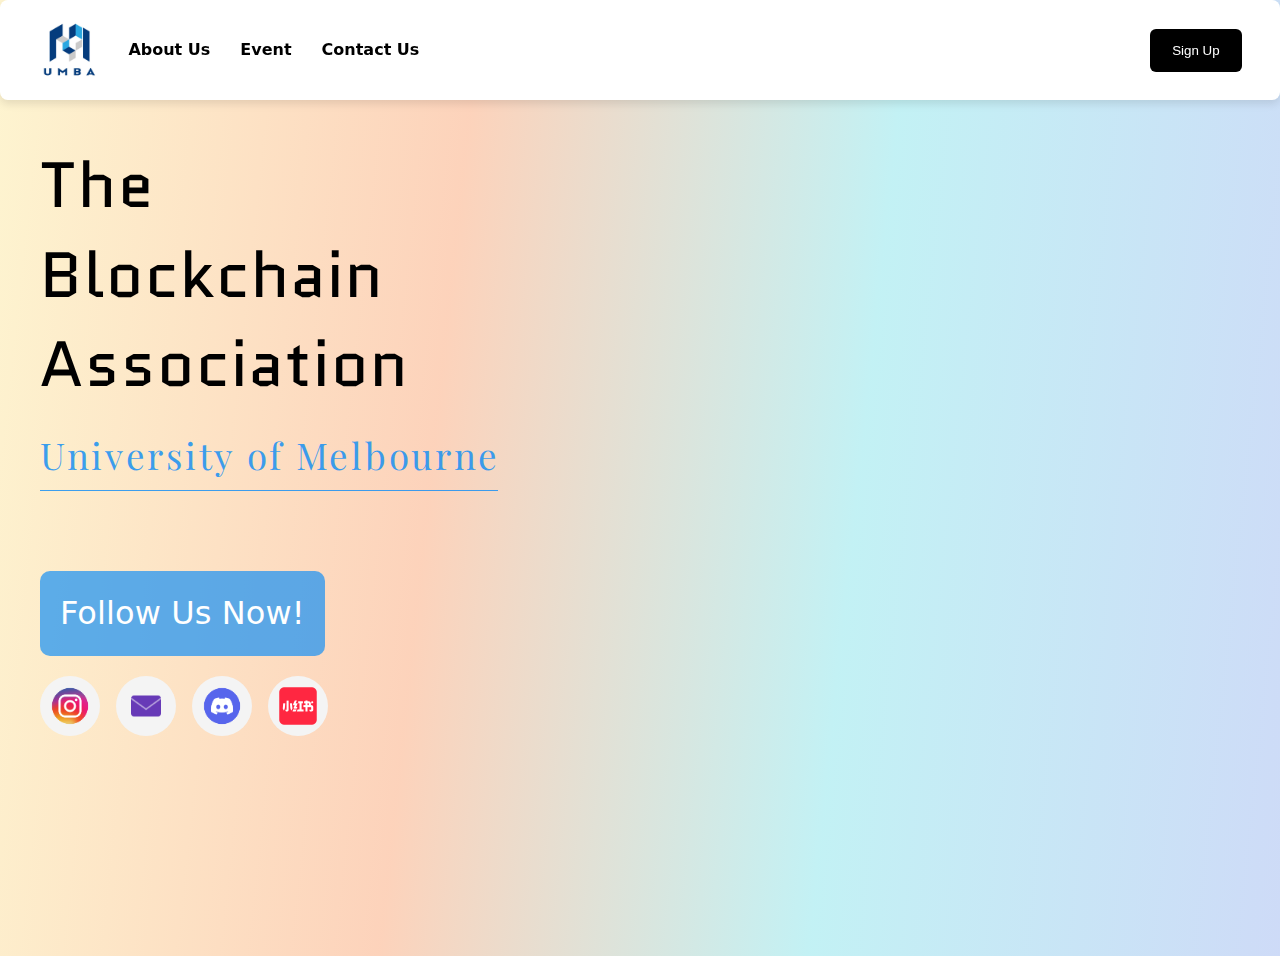
<file: index.html>
<!DOCTYPE html>
<html lang="en">
<head>
  <meta charset="UTF-8">
  <meta name="viewport" content="width=device-width, initial-scale=1.0">
  <title>Website trail</title>
  <link rel="stylesheet" href="./src/css/initial.css">
  <link rel="stylesheet" href="./src/css/main.css">
  <link rel="stylesheet" href="./src/css/nav-part.css">
  <link rel="stylesheet" href="./src/css/content-part1.css">
  <link href="https://fonts.googleapis.com/css2?family=Poppins:wght@300;500;700&display=swap" rel="stylesheet">
  <link href="https://fonts.googleapis.com/css2?family=Inter:wght@300;500;700&display=swap" rel="stylesheet">
  <link href="https://fonts.googleapis.com/css2?family=Montserrat:wght@300;500;700&display=swap" rel="stylesheet">
  <link href="https://fonts.googleapis.com/css2?family=Orbitron:wght@400;700&display=swap" rel="stylesheet">
  <link href="https://fonts.googleapis.com/css2?family=Exo:wght@300;500;700&display=swap" rel="stylesheet">
  <link href="https://fonts.googleapis.com/css2?family=Playfair+Display:wght@400;700&display=swap" rel="stylesheet">
  <link href="https://fonts.googleapis.com/css2?family=Cormorant+Garamond:wght@300;700&display=swap" rel="stylesheet">
  <link href="https://fonts.googleapis.com/css2?family=Source+Sans+Pro:wght@300;500;700&display=swap" rel="stylesheet">
  <link href="https://fonts.googleapis.com/css2?family=Rajdhani:wght@300;500;700&display=swap" rel="stylesheet">
  <link href="https://fonts.googleapis.com/css2?family=Audiowide&display=swap" rel="stylesheet">
  <link href="https://fonts.googleapis.com/css2?family=Quantico:wght@400;700&display=swap" rel="stylesheet">
</head>
<body>
  <div class="container">
    <!-- Navigation -->
    <div class="nav-part part">
      <div class="nav-part-left">
        <a href="/" class="logo-link">
          <img src="./src/images/logo.png" alt="logo">
        </a>
        <div class="nav-links">
          <span>
            <a href="./aboutus/">About Us</a>
          </span>
          <span>
            <a href="./event/">Event</a>
          </span>
          <span>
            <a href="./contactus/">Contact Us</a>
          </span>
        </div>
      </div>
      <div class="nav-part-right">
        <a href="https://umsu.unimelb.edu.au/buddy-up/clubs/clubs-listing/join/9627/" target="_blank">
          <button class="signup-btn">Sign Up</button>
        </a>
      </div>
    </div>

  <!-- Main Content Section -->
    <div id="main-content" class="content-part1 part">
      <div class="content-part1-left">
        <div class="content-part1-left-title">
          <span>The
            Blockchain
            Association
          </span>
          <span>
          University of Melbourne
          </span>
        </div>
        <div class="content-part1-left-other">
         <div>
           Follow Us Now!                                         
         </div>
         <div class="social-links">
            <a href="https://www.instagram.com/uomblockchain?igsh=MTZ1cTIyNTUzN3d4OQ==" target="_blank">
              <img src="./src/images/ins-icon.png" alt="Instagram">
            </a>
            <a href="mailto:blockchainunimelb@gmail.com">
                <img src="./src/images/Email_icon.png" alt="Email">
            </a>
            <a href="https://discord.gg/hpKYCeg3fU" target="_blank">
                <img src="./src/images/dc_icon.png" alt="Discord">
            </a>
            <a href="https://www.xiaohongshu.com/user/profile/6415debc000000001201133a?xsec_token=YBIO13AeSG5YPoAJ-HBfm1SBz6aASVSNQrZYbBBondLRE=&xsec_source=app_share&xhsshare=CopyLink&appuid=62a82ed2000000001b0257dc&apptime=1736600008&share_id=3dd88e363e114b9eb0519b6fa1095ed9" target="_blank">
              <img src="./src/images/xiaohongshu_icon.png" alt="xiaohongshu">
          </a>
        </div>
      </div>
      <div class="content-part1-right">
      </div>
      <div class="content-part1-bg">
        <div></div>
      </div>
    </div>
    <div class="content-part2 part"></div>
    </div>
</body>
</html>

<script>
  document.addEventListener("DOMContentLoaded", function() {
    document.body.classList.add("loaded");
  });
</script>
</file>
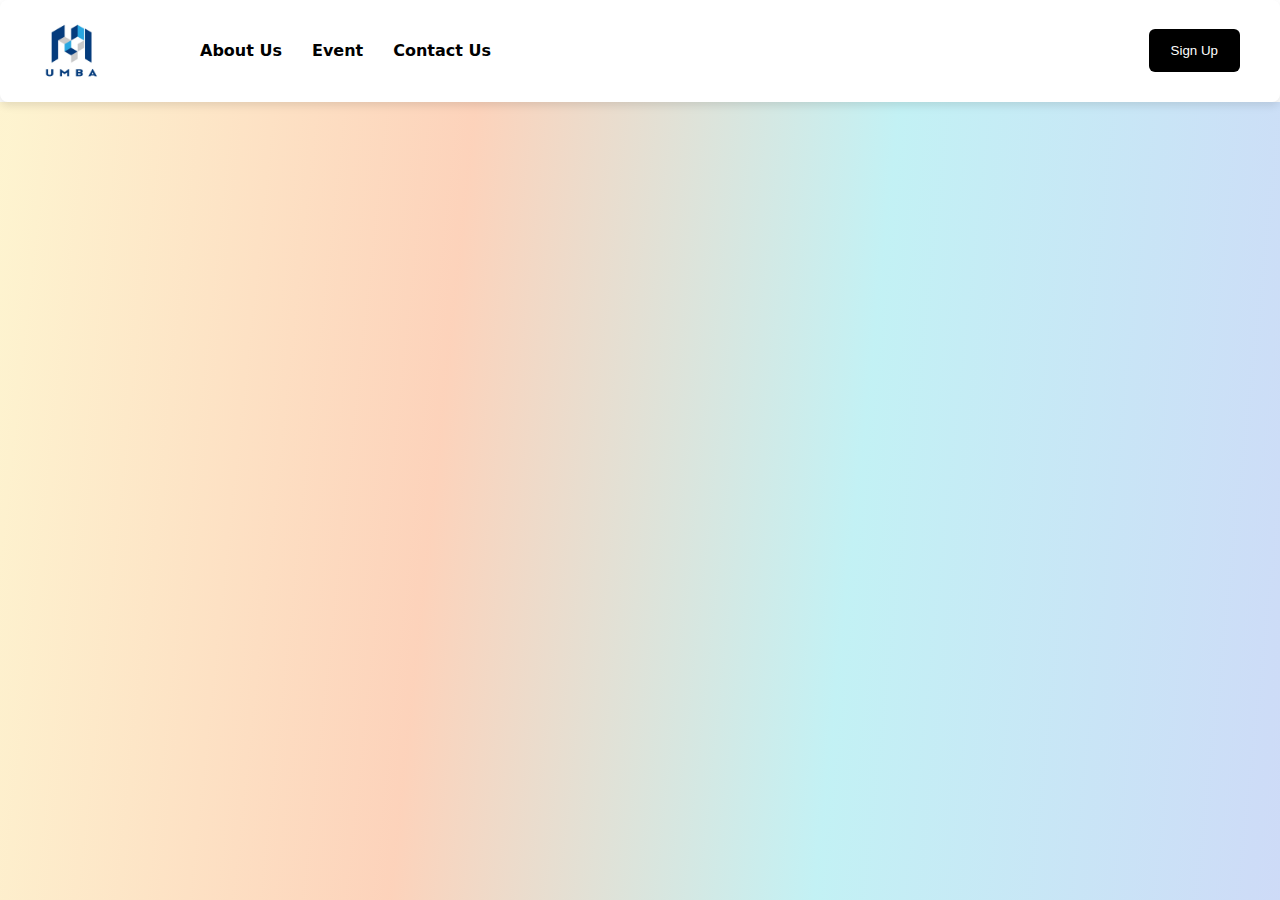
<file: contactus/index.html>
<!DOCTYPE html>
<html lang="en">
<head>
  <meta charset="UTF-8">
  <meta name="viewport" content="width=device-width, initial-scale=1.0">
  <title>Website trail</title>
  <link rel="stylesheet" href="./css/initial.css">
  <link rel="stylesheet" href="./css/main.css">
  <link rel="stylesheet" href="./css/nav-part.css">
  <link rel="stylesheet" href="./css/content-part1.css">
</head>
<body>
  <div class="container">
    <!-- Navigation -->
    <div class="nav-part part">
      <div class="nav-part-left">
        <a href="/" class="logo-link">
          <img src="./images/logo.png" alt="logo">
        </a>
        <div class="nav-links">
          <span>
            <a href="/aboutus/">About Us</a>
          </span>
          <span>
            <a href="/event/">Event</a>
          </span>
          <span>
            <a href="/contactus/">Contact Us</a>
          </span>
        </div>
      </div>
      <div class="nav-part-right">
        <button class="signup-btn">Sign Up</button>
      </div>
    </div>

  <!-- Main Content Section -->
    <div id="main-content" class="content-part1 part">
      <div class="content-part1-left">
        <div class="content-part1-left-title">
          <span>


            
          </span>
          <span>

          </span>
        </div>
        <div class="content-part1-left-other">
         <div>

          
         </div>
         <div class="social-links">




        </div>
      </div>
      <div class="content-part1-right">
      </div>
      <div class="content-part1-bg">
        <div></div>
      </div>
    </div>
    <div class="content-part2 part"></div>
    </div>

</body>
</html>
</file>
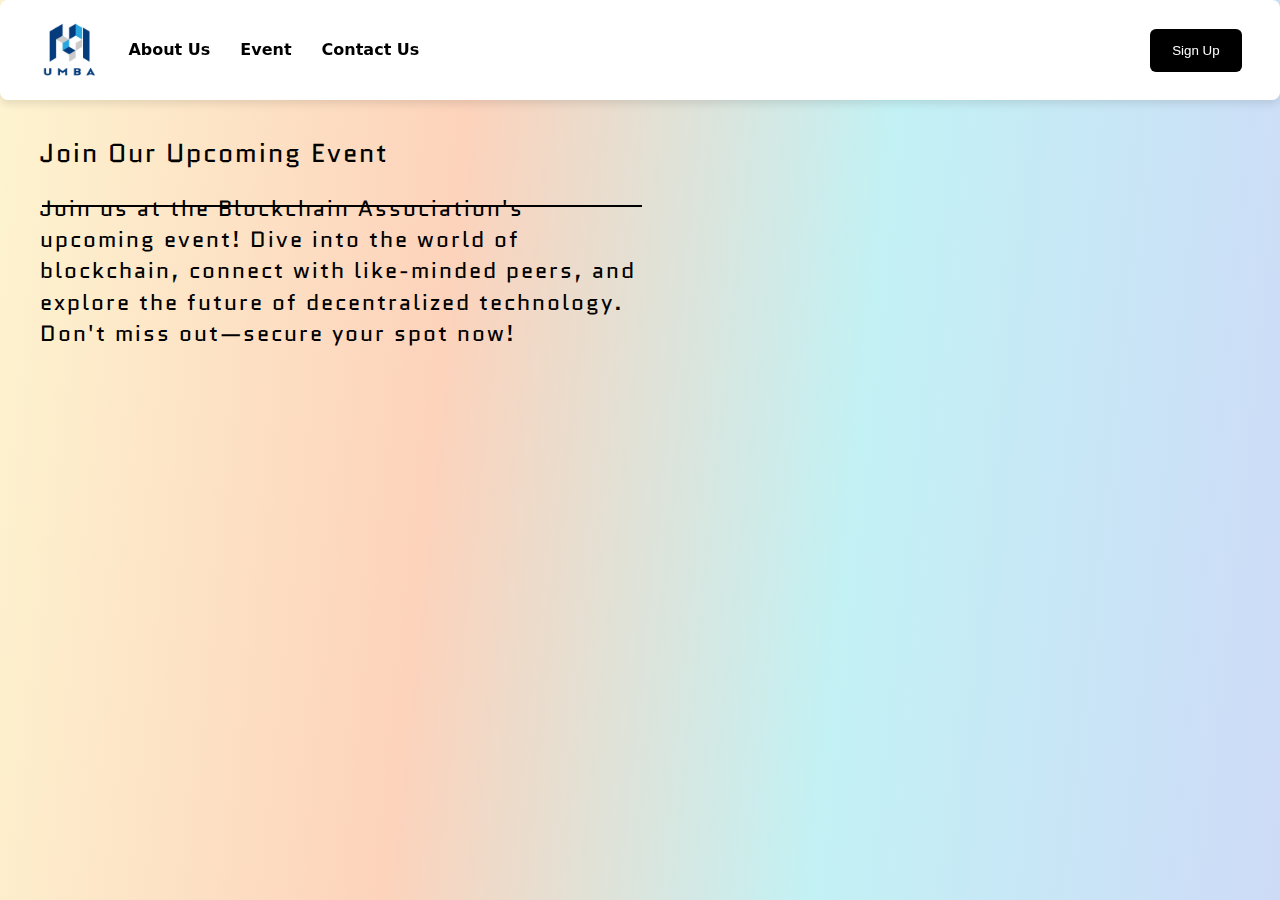
<file: event/index.html>
<!DOCTYPE html>
<html lang="en">
<head>
  <meta charset="UTF-8">
  <meta name="viewport" content="width=device-width, initial-scale=1.0">
  <title>Website trail</title>
  <link rel="stylesheet" href="./css/initial.css">
  <link rel="stylesheet" href="./css/main.css">
  <link rel="stylesheet" href="./css/nav-part.css">
  <link rel="stylesheet" href="./css/content-part1.css">
  <link href="https://fonts.googleapis.com/css2?family=Quantico:wght@400;700&display=swap" rel="stylesheet">
</head>
<body>
  <div class="container">
    <!-- Navigation -->
    <div class="nav-part part">
      <div class="nav-part-left">
        <a href="/" class="logo-link">
          <img src="./images/logo.png" alt="logo">
        </a>
        <div class="nav-links">
          <span>
            <a href="/aboutus/">About Us</a>
          </span>
          <span>
            <a href="/event/">Event</a>
          </span>
          <span>
            <a href="/contactus/">Contact Us</a>
          </span>
        </div>
      </div>
      <div class="nav-part-right">
        <a href="https://umsu.unimelb.edu.au/buddy-up/clubs/clubs-listing/join/9627/" target="_blank">
          <button class="signup-btn">Sign Up</button>
        </a>
      </div>
    </div>

  <!-- Main Content Section -->
    <div id="main-content" class="content-part1 part">
      <div class="content-part1-left">
        <div class="content-part1-left-title">
          <span>
            Join Our Upcoming Event
          </span>
          <span>
              Join us at the Blockchain Association's upcoming event! Dive into the world of blockchain, connect with like-minded peers, and explore the future of decentralized technology. Don't miss out—secure your spot now!
          </span>
          
        </div>
        <div class="content-part1-left-other">
         <div>

         </div>
         <div class="social-links">




        </div>
      </div>
      <div class="content-part1-right">
      </div>
      <div class="content-part1-bg">
        <div></div>
      </div>
    </div>
    <div class="content-part2 part"></div>
    </div>

</body>
</html>
</file>
<file: src/css/initial.css>
* {
    margin: 0;
    padding: 0;
    box-sizing: border-box;
    scroll-behavior: smooth;
  }
  body{
    font-family: system-ui, -apple-system, BlinkMacSystemFont, 'Segoe UI', Roboto, Oxygen, Ubuntu, Cantarell, 'Open Sans', 'Helvetica Neue', sans-serif;
    line-height: 1.4; 
  }
  a {
    text-decoration: none;
    color: inherit;
    transition: color 0.2s ease-in-out;
  }

  a:hover {
    color: #0078ff; 
}
</file>
<file: src/css/main.css>
* {
  margin: 0;
  padding: 0;
  box-sizing: border-box;
}


body{
  height: 100vh; 
  margin: 0;
  padding: 0;
  overflow: hidden; 
  display: flex;
  justify-content: center;
  align-items: center;
}

.container {
  width: 100%;
  max-width: 1280px;
  height: 100vh; 
  display: flex;
  flex-direction: column; 
}

.part {
  box-sizing: border-box;
  width: 100%;
  flex: 1; 
  padding: 20px 40px;

}

@media (max-width: 768px) {
  .part {
      padding: 20px;
  }
}
</file>
<file: src/css/nav-part.css>
/* General Navbar */
.nav-part {
  border: none;
  height: 100px;
  display: flex;
  justify-content: space-between;
  align-items: center;
  padding: 20px 5%; 
  background-color: #fff;
  box-shadow: 0 4px 8px rgba(0, 0, 0, 0.1);
  border-radius: 8px;
  transition: transform 0.2s ease, box-shadow 0.2s ease;
  position: fixed; 
  top: 0;         
  left: 0;       
  width: 100%;
  z-index: 1000;
}

.nav-part:hover {
  transform: translateY(-2px);
  box-shadow: 0 6px 12px rgba(0, 0, 0, 0.15);
}

/* Left Navigation (Logo + Links) */
.nav-part-left {
  display: flex;
  gap: 100px;
  align-items: center;
  flex-grow: 1;
}

/* Right Navigation (Buttons) */
.nav-part-right {
  display: flex;
  gap: 20px;
  font-size: 0.8rem;
  align-items: center;
}

/* Logo Styling */
.nav-part-left > div:first-child {
  display: flex;
  align-items: center;
  gap: 6px;
}

.nav-part-left > div:first-child > img {
  width: 60px;
  transition: transform 0.3s ease;
}

.nav-part-left > div:first-child img:hover {
  transform: scale(1.1);
  cursor: pointer;
}

/* Navbar Links */
.nav-part-left > div:last-child {
  display: flex;
  gap: 30px;
  font-size: 0.9rem;
}

.nav-part-left > div:last-child span {
  display: inline-block;
  font-weight: 800;
  font-size: 1rem;
  transition: transform 0.3s ease, color 0.3s ease;
  cursor: pointer;
  position: relative;
}

/* Underline Effect on Hover */
.nav-part-left > div:last-child span::after {
  content: '';
  position: absolute;
  left: 0;
  bottom: -3px; 
  width: 0;
  height: 2px;
  background-color: #0078ff;
  transition: width 0.3s ease-in-out;
}

.nav-part-left > div:last-child span:hover {
  color: #0078ff;
  transform: scale(1.05);
}

.nav-part-left > div:last-child span:hover::after {
  width: 100%;
}

/* Right Side Button (Sign Up) */
.signup-btn {
  color: white;
  background-color: black;
  padding: 12px 20px;
  border-radius: 6px;
  font-weight: 500;
  text-transform: capitalize;
  border: 2px solid transparent;
  transition: all 0.3s ease;;
  cursor: pointer;
  margin-left: auto;
}

.signup-btn:hover {
  background-color: #0078ff;
  border: 2px solid #0056b3;
  transform: scale(1.05);
}

.nav-part-right > div:last-child{
  color: white;
  background-color: black;
  padding: 14px 22px;
  border-radius: 6px;
  font-weight: 200;
  text-transform: capitalize;
}

.nav-part-right > div:last-child:hover {
  background-color: #0078ff; 
  transform: scale(1.05); 
}

.nav-part-left, .nav-part-right {
  flex-shrink: 0;  
  flex-grow: 0;    
}

.logo-link {
  display: flex; 
  align-items: center;
  justify-content: center;
  width: 60px; 
}

.logo-link img {
  width: 60px;
  height: auto;
  transition: transform 0.3s ease;
}

.logo-link img:hover {
  transform: scale(1.1);
  cursor: pointer;
}

/* ✅ For Laptop Screens (Below 1440px) */
@media (max-width: 1440px) {
  .nav-part {
    padding: 20px 3%; 
  }
  .nav-part-left {
    gap: 30px; 
  }
  .nav-part-right {
    gap: 15px;
  }
}

/* ✅ For Tablets & Small Laptops (Below 1024px) */
@media (max-width: 1024px) {
  .nav-part {
    flex-direction: column;
    height: auto;
    padding: 10px 5%;
  }
  .nav-part-left {
    justify-content: center;
  }
  .nav-part-right {
    justify-content: center;
    margin-top: 10px;
  }
}

/* ✅ For Mobile Screens (Below 768px) */
@media (max-width: 768px) {
  .nav-part {
    flex-direction: column;
    text-align: center;
  }
  .nav-part-left {
    flex-direction: column;
    align-items: center;
  }
  .nav-part-right {
    flex-direction: column;
    align-items: center;
    margin-top: 10px;
  }
}
</file>
<file: src/css/content-part1.css>
.content-part1{
    display: flex;
    flex-wrap: wrap;
    height: auto;
    justify-content: space-between;
    position: relative;
    padding-block: 60px;
    /* background-color: aqua; */
  }
  
  .content-part1-bg.content-part1-bg{
    width: 100%;
    height: 100%;
    position: absolute;
    /* background-color: royalblue; */
    left: 0;
    display: flex;
    justify-content: center;
    z-index: -1;
    opacity: 0.3;
    top: 0;
  }
  .content-part1-bg > div{
    width: 100vw;
    height: 100%;
    background: linear-gradient(96.1deg, #FAD961 0.86%, #F76B1C 34.84%, #36D1DC 65.94%, #5B86E5 100%);
    flex-shrink: 0;
  }
  .content-part1-left{
    display: flex;
    flex-direction: column;
    justify-content: space-between;
    gap: 100px;
    width: 50%;
    margin-top: 80px;
  }
  
  
  .content-part1-left-title{
    display: flex;
    flex-direction: column;
    /* border: 2px solid red; */
    gap: 20px;
  }
  .content-part1-left-title > span:first-child{
    font-family: "Quantico", sans-serif;
    font-size: clamp(2.5rem, 5vw, 5rem);
    white-space: pre-line;
    font-weight: 300;
    letter-spacing: 2px;
  }


  .content-part1-left-title > span:last-child{
    font-family: "Playfair Display", sans-serif;
    font-size: clamp(2.3rem, 2vw, 1.4rem);
    font-weight: 200;
    letter-spacing: 2.7px;
    color: #1890f3d7;
  }

  .content-part1-left-title > span:last-child::after {
    content: "";
    display: block;
    width: 458px;  
    height: 1px;   
    background-color: #1890f3d7; 
    margin-top: 10px; 
}

  .content-part1-left-other {
    display: flex;
    flex-direction: column;
    gap: 40px;
}

/* ✅ Call-to-action button */
.content-part1-left-other > div:first-child {
    padding: 15px 20px;
    background-color: #1890f3d7;
    border-radius: 10px;
    display: flex;
    align-items: center;
    font-size: clamp(1.5rem, 2vw, 2rem);
    color: white;
    letter-spacing: 0.1px;
    transform: translateY(-20px);
}
  
  .content-part1-left-title > span:last-child > span {
    display: inline-block;
    padding: 10px 14px;
    background-color: black;
    color: white;
    border-radius: 6px;
    font-size: 1.6rem;
    font-weight: 700;
    box-shadow: 0px 30px 16px rgba(0, 0, 0, 0.125);
  }
  .content-part1-left-title > span:last-child > span > span{
    font-size: 0.8rem;
    vertical-align: top;
  }
  
  .content-part1-left-other {
    display: flex;
    flex-direction: column;
    gap: 40px;
  }
  
  .content-part1-left-other > div:first-child{
    /* width: 280px;
    height: 80px; */
    padding: 20px 20px;
    gap: 60px;
    background-color: #1890f3b4;
    border-radius: 10px;
    display: flex;
    align-items: center;
    justify-content: space-between;
    align-self: flex-start;
    font-size: 2rem;
    color: white;
    letter-spacing: 0.1px;
    transform: translateY(-20px);
  }
  .content-part1-left-other > div:first-child > span{
    position: relative;
    display: flex;
    justify-content: center;
    align-items: center;
    transform: translate(-10px);
  }
  .content-part1-left-other > div:first-child > span::after{
    content: '';
    display: inline-block;
    width: 40px;
    height: 40px;
    background-color: rgba(255, 255, 255, 0.24);
    border-radius: 50%;
    margin-left: 10px;
    position: absolute;
    transform: translate(10px);
  }
  
  .content-part1-left-other > div:last-child{
    display: flex;
    align-items: center;
    gap: 16px;
    font-size: 1.2rem;
    font-weight: 500;
  }
  
  .content-part1-left-other > div:last-child > div{
    width: 20px;
  }
  .content-part1-left-other > div:last-child > span{
    border-bottom: 1px solid gray;
    padding-bottom: 6px;
  }
  
  .content-part1-right{
    display: flex;
    justify-content: center;
    align-items: center;
    font-size: 16rem;
    color: white;
    z-index: 0;
    position: relative;
  }
  .content-part1-right > img{
    width: 100%;
    max-width: 500px;
    z-index: 1;
  }
  
  .content-part1-right > :not(img){
    position: absolute;
  }
  
  .content-part1-right-circle{
    width: 30vw;
    height: 400px;
    background-color: #ffffffdc;
    border-radius: 50%;
    transform: translateY(-100px);
  }

  .content-part1-right > span{
    top: 100px;
  }
  
  .content-part1-right-items{
    display: flex;
    justify-content: center;
    align-items: center;
    position: relative;
    z-index: 2;
  }
  
  .content-part1-right-items > div{
    width: 80px;
    height: 80px;
    background-color: #78f0f852;
    position: absolute;
  }
  
  .content-part1-right-items > div:nth-child(1){
    transform: translateX(-300px) translateY(-300px);
  }
  
  .content-part1-right-items > div:nth-child(2){
    transform: translateX(-300px) translateY(300px);
  }
  
  .content-part1-right-items > div:nth-child(3){
    transform: translateX(200px) translateY(-250px);
  }

  /* social link edit */
  .social-links {
    display: flex;
    gap: 20px;
    margin-top: 20px; /* Add spacing from the 'Join Us Now' text */
    align-items: center;
    transform: translateY(-60px);
}

.social-links a {
    display: flex;
    align-items: center;
    line-height: 60px;
    justify-content: center;
    width: 60px;
    height: 60px;
    border-radius: 50%;
    background-color: #f4f4f4;
    overflow: hidden;
    transition: transform 0.2s ease, background-color 0.2s ease;
    
}


.social-links a:nth-child(1) img{
  width: 100%;
  height: 100%;
}

.social-links a:nth-child(2) img{
  width: 60%;
  height: 60%;
}

.social-links a:nth-child(3) img{
  width: 100%;
  height: 100%;
}

.social-links a:nth-child(4) img{
  width: 80%;
  height: 80%;
}

.social-links a:hover {
    background-color: #0078ff;
    transform: scale(1.1);
}

@media (max-width: 768px) {
  .content-part1 {
      flex-direction: column;
      align-items: center;
      text-align: center;
  }

  .content-part1-left,
  .content-part1-right {
      width: 90%;
  }

  .content-part1-right-circle {
      width: 200px;
      height: 200px;
      transform: translateY(-50px);
  }

  .content-part1-right-items > div {
      width: 60px;
      height: 60px;
  }
}
</file>
<file: contactus/css/initial.css>
* {
    margin: 0;
    padding: 0;
    box-sizing: border-box;
    scroll-behavior: smooth;
  }
  body{
    font-family: system-ui, -apple-system, BlinkMacSystemFont, 'Segoe UI', Roboto, Oxygen, Ubuntu, Cantarell, 'Open Sans', 'Helvetica Neue', sans-serif;
    line-height: 1.4; 
  }
  a {
    text-decoration: none;
    color: inherit;
    transition: color 0.2s ease-in-out;
  }

  a:hover {
    color: #0078ff; 
}
</file>
<file: contactus/css/main.css>
* {
    margin: 0;
    padding: 0;
    box-sizing: border-box;
  }
  
  
  body{
    height: 100vh; 
    margin: 0;
    padding: 0;
    overflow: hidden; 
    display: flex;
    justify-content: center;
    align-items: center;
  }
  
  .container {
    width: 100%;
    max-width: 1280px;
    height: 100vh; 
    display: flex;
    flex-direction: column; 
  }
  
  .part {
    box-sizing: border-box;
    width: 100%;
    flex: 1; 
    padding: 20px 40px;
  
  }
  
  @media (max-width: 768px) {
    .part {
        padding: 20px;
    }
  }
</file>
<file: contactus/css/nav-part.css>
/* General Navbar */
.nav-part {
    border: none;
    height: auto;
    display: flex;
    justify-content: space-between;
    padding: 20px 40px; 
    background-color: #fff;
    box-shadow: 0 4px 8px rgba(0, 0, 0, 0.1);
    border-radius: 8px;
    transition: transform 0.2s ease, box-shadow 0.2s ease;
    position: relative;
    z-index: 1000;
  }
  
  .nav-part:hover {
    transform: translateY(-2px);
    box-shadow: 0 6px 12px rgba(0, 0, 0, 0.15);
  }
  
  /* Left Navigation (Logo + Links) */
  .nav-part-left {
    display: flex;
    gap: 100px;
    align-items: center;
  }
  
  /* Right Navigation (Buttons) */
  .nav-part-right {
    display: flex;
    gap: 20px;
    font-size: 0.8rem;
    align-items: center;
  }
  
  /* Logo Styling */
  .nav-part-left > div:first-child {
    display: flex;
    align-items: center;
    gap: 6px;
  }
  
  .nav-part-left > div:first-child > img {
    width: 60px;
    transition: transform 0.3s ease;
  }
  
  .nav-part-left > div:first-child img:hover {
    transform: scale(1.1);
    cursor: pointer;
  }
  
  /* Navbar Links */
  .nav-part-left > div:last-child {
    display: flex;
    gap: 30px;
    font-size: 0.9rem;
  }
  
  .nav-part-left > div:last-child span {
    display: inline-block;
    font-weight: 800;
    font-size: 1rem;
    transition: transform 0.3s ease, color 0.3s ease;
    cursor: pointer;
    position: relative;
  }
  
  /* Underline Effect on Hover */
  .nav-part-left > div:last-child span::after {
    content: '';
    position: absolute;
    left: 0;
    bottom: -3px; 
    width: 0;
    height: 2px;
    background-color: #0078ff;
    transition: width 0.3s ease-in-out;
  }
  
  .nav-part-left > div:last-child span:hover {
    color: #0078ff;
    transform: scale(1.05);
  }
  
  .nav-part-left > div:last-child span:hover::after {
    width: 100%;
  }
  
  /* Right Side Button (Sign Up) */
  .signup-btn {
    color: white;
    background-color: black;
    padding: 12px 20px;
    border-radius: 6px;
    font-weight: 500;
    text-transform: capitalize;
    border: 2px solid transparent;
    transition: background-color 0.3s ease, transform 0.2s ease, border 0.3s ease;
    cursor: pointer;
  }
  
  .signup-btn:hover {
    background-color: #0078ff;
    border: 2px solid #0056b3;
    transform: scale(1.05);
  }
  
  .nav-part-right > div:last-child{
    color: white;
    background-color: black;
    padding: 14px 22px;
    border-radius: 6px;
    font-weight: 200;
    text-transform: capitalize;
  }
  
  .nav-part-right > div:last-child:hover {
    background-color: #0078ff; 
    transform: scale(1.05); 
  }

  .logo-link {
    display: flex; 
    align-items: center;
    justify-content: center;
    width: 60px; 
  }
  
  .logo-link img {
    width: 60px;
    height: auto;
    transition: transform 0.3s ease;
  }
  
  .logo-link img:hover {
    transform: scale(1.1);
    cursor: pointer;
  }
</file>
<file: contactus/css/content-part1.css>
.content-part1{
    display: flex;
    flex-wrap: wrap;
    height: auto;
    justify-content: space-between;
    position: relative;
    padding-block: 60px;
    /* background-color: aqua; */
  }
  
  .content-part1-bg.content-part1-bg{
    width: 100%;
    height: 100%;
    position: absolute;
    /* background-color: royalblue; */
    left: 0;
    display: flex;
    justify-content: center;
    z-index: -1;
    opacity: 0.3;
    top: 0;
  }
  .content-part1-bg > div{
    width: 100vw;
    height: 100%;
    background: linear-gradient(96.1deg, #FAD961 0.86%, #F76B1C 34.84%, #36D1DC 65.94%, #5B86E5 100%);
    flex-shrink: 0;
  }
  .content-part1-left{
    display: flex;
    flex-direction: column;
    justify-content: space-between;
    gap: 100px;
    width: 50%;
  }
  
  
  .content-part1-left-title{
    display: flex;
    flex-direction: column;
    /* border: 2px solid red; */
    gap: 20px;
  }
  .content-part1-left-title > span:first-child{
    font-size: clamp(2.5rem, 5vw, 5rem);
    white-space: pre-line;
    font-weight: 300;
    letter-spacing: 2px;
  }
  .content-part1-left-title > span:last-child{
    font-size: clamp(1rem, 2vw, 1.4rem);
    font-weight: 200;
    letter-spacing: 1px;
  }
  
  .content-part1-left-other {
    display: flex;
    flex-direction: column;
    gap: 40px;
  }
  
  /* ✅ Call-to-action button */
  .content-part1-left-other > div:first-child {
    padding: 15px 20px;
    background-color: #1890f3b4;
    border-radius: 10px;
    display: flex;
    align-items: center;
    font-size: clamp(1.5rem, 2vw, 2rem);
    color: white;
    letter-spacing: 0.1px;
    transform: translateY(-20px);
  }
  
  .content-part1-left-title > span:last-child > span {
    display: inline-block;
    padding: 10px 14px;
    background-color: black;
    color: white;
    border-radius: 6px;
    font-size: 1.6rem;
    font-weight: 700;
    box-shadow: 0px 30px 16px rgba(0, 0, 0, 0.125);
  }
  .content-part1-left-title > span:last-child > span > span{
    font-size: 0.8rem;
    vertical-align: top;
  }
  
  .content-part1-left-other {
    display: flex;
    flex-direction: column;
    gap: 40px;
  }
  
  .content-part1-left-other > div:first-child{
    /* width: 280px;
    height: 80px; */
    padding: 20px 20px;
    gap: 60px;
    background-color: #1890f300;
    border-radius: 10px;
    display: flex;
    align-items: center;
    justify-content: space-between;
    align-self: flex-start;
    font-size: 2rem;
    color: white;
    letter-spacing: 0.1px;
    transform: translateY(-20px);
  }
  .content-part1-left-other > div:first-child > span{
    position: relative;
    display: flex;
    justify-content: center;
    align-items: center;
    transform: translate(-10px);
  }
  .content-part1-left-other > div:first-child > span::after{
    content: '';
    display: inline-block;
    width: 40px;
    height: 40px;
    background-color: rgba(255, 255, 255, 0.24);
    border-radius: 50%;
    margin-left: 10px;
    position: absolute;
    transform: translate(10px);
  }
  
  .content-part1-left-other > div:last-child{
    display: flex;
    align-items: center;
    gap: 16px;
    font-size: 1.2rem;
    font-weight: 500;
  }
  
  .content-part1-left-other > div:last-child > div{
    width: 20px;
  }
  .content-part1-left-other > div:last-child > span{
    border-bottom: 1px solid gray;
    padding-bottom: 6px;
  }
  
  .content-part1-right{
    display: flex;
    justify-content: center;
    align-items: center;
    font-size: 16rem;
    color: white;
    z-index: 0;
    position: relative;
  }
  .content-part1-right > img{
    width: 100%;
    max-width: 500px;
    z-index: 1;
  }
  
  .content-part1-right > :not(img){
    position: absolute;
  }
  
  .content-part1-right-circle{
    width: 30vw;
    height: 400px;
    background-color: #ffffffdc;
    border-radius: 50%;
    transform: translateY(-100px);
  }
  
  .content-part1-right > span{
    top: 100px;
  }
  
  .content-part1-right-items{
    display: flex;
    justify-content: center;
    align-items: center;
    position: relative;
    z-index: 2;
  }
  
  .content-part1-right-items > div{
    width: 80px;
    height: 80px;
    background-color: #78f0f852;
    position: absolute;
  }
  
  .content-part1-right-items > div:nth-child(1){
    transform: translateX(-300px) translateY(-300px);
  }
  
  .content-part1-right-items > div:nth-child(2){
    transform: translateX(-300px) translateY(300px);
  }
  
  .content-part1-right-items > div:nth-child(3){
    transform: translateX(200px) translateY(-250px);
  }
  
  /* social link edit */
  .social-links {
    display: flex;
    gap: 20px;
    margin-top: 20px; /* Add spacing from the 'Join Us Now' text */
    align-items: center;
    transform: translateY(-60px);
  }
  
  .social-links a {
    display: flex;
    align-items: center;
    line-height: 60px;
    justify-content: center;
    width: 60px;
    height: 60px;
    border-radius: 50%;
    background-color: #f4f4f4;
    overflow: hidden;
    transition: transform 0.2s ease, background-color 0.2s ease;
    
  }
  
  
  .social-links a:nth-child(1) img{
  width: 100%;
  height: 100%;
  }
  
  .social-links a:nth-child(2) img{
  width: 60%;
  height: 60%;
  }
  
  .social-links a:nth-child(3) img{
  width: 100%;
  height: 100%;
  }
  
  .social-links a:nth-child(4) img{
  width: 100%;
  height: 100%;
  }
  
  .social-links a:hover {
    background-color: #0078ff;
    transform: scale(1.1);
  }
  
  @media (max-width: 768px) {
  .content-part1 {
      flex-direction: column;
      align-items: center;
      text-align: center;
  }
  
  .content-part1-left,
  .content-part1-right {
      width: 90%;
  }
  
  .content-part1-right-circle {
      width: 200px;
      height: 200px;
      transform: translateY(-50px);
  }
  
  .content-part1-right-items > div {
      width: 60px;
      height: 60px;
  }
  }
</file>
<file: event/css/initial.css>
* {
    margin: 0;
    padding: 0;
    box-sizing: border-box;
    scroll-behavior: smooth;
  }
  body{
    font-family: system-ui, -apple-system, BlinkMacSystemFont, 'Segoe UI', Roboto, Oxygen, Ubuntu, Cantarell, 'Open Sans', 'Helvetica Neue', sans-serif;
    line-height: 1.4; 
  }
  a {
    text-decoration: none;
    color: inherit;
    transition: color 0.2s ease-in-out;
  }

  a:hover {
    color: #0078ff; 
}
</file>
<file: event/css/main.css>
* {
    margin: 0;
    padding: 0;
    box-sizing: border-box;
  }
  
  
  body{
    height: 100vh; 
    margin: 0;
    padding: 0;
    overflow: hidden; 
    display: flex;
    justify-content: center;
    align-items: center;
  }
  
  .container {
    width: 100%;
    max-width: 1280px;
    height: 100vh; 
    display: flex;
    flex-direction: column; 
  }
  
  .part {
    box-sizing: border-box;
    width: 100%;
    flex: 1; 
    padding: 20px 40px;
  
  }
  
  @media (max-width: 768px) {
    .part {
        padding: 20px;
    }
  }
</file>
<file: event/css/nav-part.css>
/* General Navbar */
.nav-part {
  border: none;
  height: 100px;
  display: flex;
  justify-content: space-between;
  align-items: center;
  padding: 20px 5%; 
  background-color: #fff;
  box-shadow: 0 4px 8px rgba(0, 0, 0, 0.1);
  border-radius: 8px;
  transition: transform 0.2s ease, box-shadow 0.2s ease;
  position: fixed; 
  top: 0;         
  left: 0;       
  width: 100%;
  z-index: 1000;
}

.nav-part:hover {
  transform: translateY(-2px);
  box-shadow: 0 6px 12px rgba(0, 0, 0, 0.15);
}

/* Left Navigation (Logo + Links) */
.nav-part-left {
  display: flex;
  gap: 100px;
  align-items: center;
  flex-grow: 1;
}

/* Right Navigation (Buttons) */
.nav-part-right {
  display: flex;
  gap: 20px;
  font-size: 0.8rem;
  align-items: center;
}

/* Logo Styling */
.nav-part-left > div:first-child {
  display: flex;
  align-items: center;
  gap: 6px;
}

.nav-part-left > div:first-child > img {
  width: 60px;
  transition: transform 0.3s ease;
}

.nav-part-left > div:first-child img:hover {
  transform: scale(1.1);
  cursor: pointer;
}

/* Navbar Links */
.nav-part-left > div:last-child {
  display: flex;
  gap: 30px;
  font-size: 0.9rem;
}

.nav-part-left > div:last-child span {
  display: inline-block;
  font-weight: 800;
  font-size: 1rem;
  transition: transform 0.3s ease, color 0.3s ease;
  cursor: pointer;
  position: relative;
}

/* Underline Effect on Hover */
.nav-part-left > div:last-child span::after {
  content: '';
  position: absolute;
  left: 0;
  bottom: -3px; 
  width: 0;
  height: 2px;
  background-color: #0078ff;
  transition: width 0.3s ease-in-out;
}

.nav-part-left > div:last-child span:hover {
  color: #0078ff;
  transform: scale(1.05);
}

.nav-part-left > div:last-child span:hover::after {
  width: 100%;
}

/* Right Side Button (Sign Up) */
.signup-btn {
  color: white;
  background-color: black;
  padding: 12px 20px;
  border-radius: 6px;
  font-weight: 500;
  text-transform: capitalize;
  border: 2px solid transparent;
  transition: all 0.3s ease;;
  cursor: pointer;
  margin-left: auto;
}

.signup-btn:hover {
  background-color: #0078ff;
  border: 2px solid #0056b3;
  transform: scale(1.05);
}

.nav-part-right > div:last-child{
  color: white;
  background-color: black;
  padding: 14px 22px;
  border-radius: 6px;
  font-weight: 200;
  text-transform: capitalize;
}

.nav-part-right > div:last-child:hover {
  background-color: #0078ff; 
  transform: scale(1.05); 
}

.nav-part-left, .nav-part-right {
  flex-shrink: 0;  
  flex-grow: 0;    
}

.logo-link {
  display: flex; 
  align-items: center;
  justify-content: center;
  width: 60px; 
}

.logo-link img {
  width: 60px;
  height: auto;
  transition: transform 0.3s ease;
}

.logo-link img:hover {
  transform: scale(1.1);
  cursor: pointer;
}
/* ✅ For Laptop Screens (Below 1440px) */
@media (max-width: 1440px) {
  .nav-part {
    padding: 20px 3%; 
  }
  .nav-part-left {
    gap: 30px; 
  }
  .nav-part-right {
    gap: 15px;
  }
}

/* ✅ For Tablets & Small Laptops (Below 1024px) */
@media (max-width: 1024px) {
  .nav-part {
    flex-direction: column;
    height: auto;
    padding: 10px 5%;
  }
  .nav-part-left {
    justify-content: center;
  }
  .nav-part-right {
    justify-content: center;
    margin-top: 10px;
  }
}

/* ✅ For Mobile Screens (Below 768px) */
@media (max-width: 768px) {
  .nav-part {
    flex-direction: column;
    text-align: center;
  }
  .nav-part-left {
    flex-direction: column;
    align-items: center;
  }
  .nav-part-right {
    flex-direction: column;
    align-items: center;
    margin-top: 10px;
  }
}
</file>
<file: event/css/content-part1.css>
.content-part1{
  display: flex;
  flex-wrap: nowrap;
  height: auto;
  justify-content: space-between;
  align-items: flex-start;
  position: relative;
  padding-block: 60px;
  top: 0;         
  left: 0; 
}

.content-part1-bg.content-part1-bg{
  width: 100%;
  height: 100%;
  position: absolute;
  left: 0;
  display: flex;
  justify-content: center;
  z-index: -1;
  opacity: 0.3;
  top: 0;
}
.content-part1-bg > div{
  width: 100vw;
  height: 100%;
  background: linear-gradient(96.1deg, #FAD961 0.86%, #F76B1C 34.84%, #36D1DC 65.94%, #5B86E5 100%);
  flex-shrink: 0;
}
.content-part1-left{
  display: flex;
  flex-direction: column;
  justify-content: flex-start;
  align-items: flex-start;
  gap: 100px;
  width: 50%;
  margin-top: 40px;
}


.content-part1-left-title{
  display: flex;
  flex-direction: column;
  /* border: 2px solid red; */
  gap: 20px;
  font-family: "Quantico", sans-serif;
}
.content-part1-left-title > span:first-child{
  font-family: "Quantico", sans-serif;
  font-size: clamp(1.5rem, 2vw, 5rem);
  white-space: pre-line;
  font-weight: 300;
  letter-spacing: 2px;
  position: relative;
  display: inline-block;
  padding-bottom: 1px;
}

.content-part1-left-title > span:first-child::after {
  content: "";
  display: block;
  width: 100%; 
  height: 2px; 
  background-color: black; 
  position: absolute; 
  left: 2px;
  top: 105px;
  right: 2px;
}

.content-part1-left-title > span:last-child{
  font-size: clamp(1rem, 2vw, 1.4rem);
  font-weight: 200;
  letter-spacing: 2px;
}

.content-part1-left-other {
  display: flex;
  flex-direction: column;
  gap: 40px;
}


.content-part1-left-title > span:last-child > span {
  display: inline-block;
  padding: 10px 14px;
  background-color: rgb(0, 0, 0);
  color: white;
  border-radius: 6px;
  font-size: 1.6rem;
  font-weight: 700;
  box-shadow: 0px 30px 16px rgba(0, 0, 0, 0.125);
}
.content-part1-left-title > span:last-child > span > span{
  font-size: 0.8rem;
  vertical-align: top;
}
  
 
  @media (max-width: 768px) {
  .content-part1 {
      flex-direction: column;
      align-items: center;
      text-align: center;
  }
  
  .content-part1-left,
  .content-part1-right {
      width: 90%;
  }
  
  .content-part1-right-circle {
      width: 200px;
      height: 200px;
      transform: translateY(-50px);
  }
  
  .content-part1-right-items > div {
      width: 60px;
      height: 60px;
  }
  }
</file>
